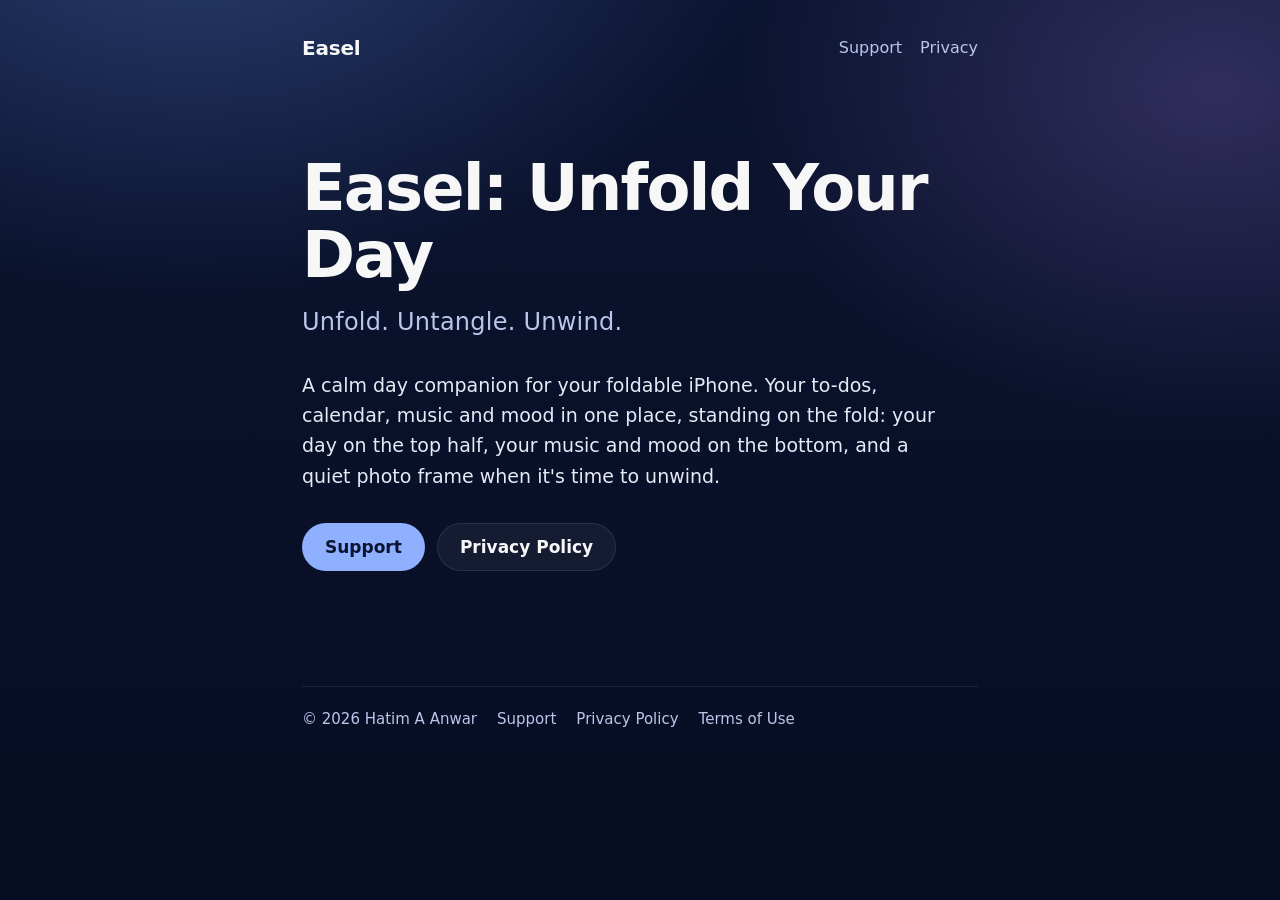
<file: index.html>
<!doctype html>
<html lang="en">
<head>
  <meta charset="utf-8">
  <meta name="viewport" content="width=device-width, initial-scale=1">
  <title>Easel: Unfold Your Day</title>
  <meta name="description" content="Easel is a calm day companion for your foldable iPhone: your to-dos, calendar, music and mood in one place.">
  <meta name="theme-color" content="#0b1430">
  <link rel="stylesheet" href="style.css?v=2">
</head>
<body>
  <div class="wrap">
    <header class="top">
      <a class="brand" href="./">Easel</a>
      <nav class="nav" aria-label="Main">
        <a href="support.html">Support</a>
        <a href="privacy.html">Privacy</a>
      </nav>
    </header>

    <main class="hero">
      <h1>Easel: Unfold Your Day</h1>
      <p class="slogan">Unfold. Untangle. Unwind.</p>
      <p class="lead">A calm day companion for your foldable iPhone. Your to-dos, calendar, music and mood in one place, standing on the fold: your day on the top half, your music and mood on the bottom, and a quiet photo frame when it's time to unwind.</p>
      <div class="buttons">
        <a class="button primary" href="support.html">Support</a>
        <a class="button" href="privacy.html">Privacy Policy</a>
      </div>
    </main>

    <footer class="foot">
      <span>&copy; 2026 Hatim A Anwar</span>
      <a href="support.html">Support</a>
      <a href="privacy.html">Privacy Policy</a>
      <a href="https://www.apple.com/legal/internet-services/itunes/dev/stdeula/">Terms of Use</a>
    </footer>
  </div>
</body>
</html>
</file>
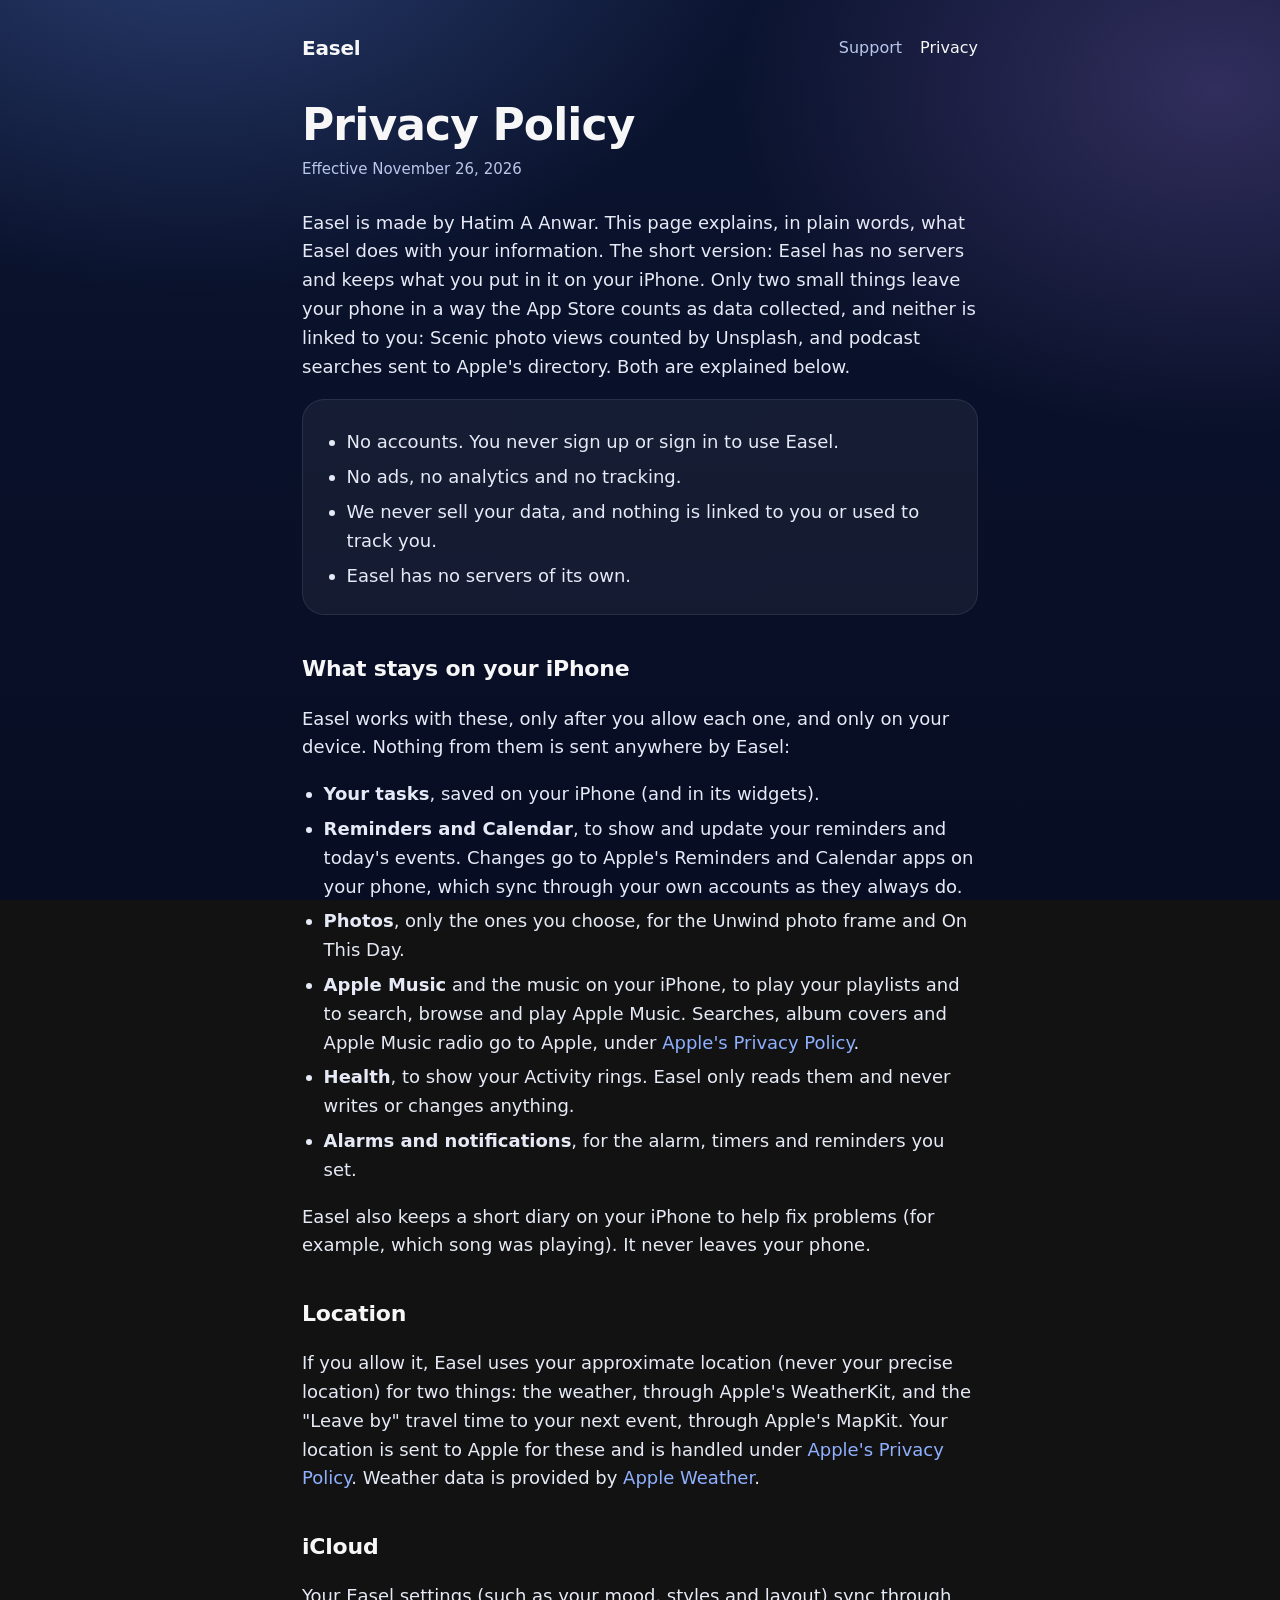
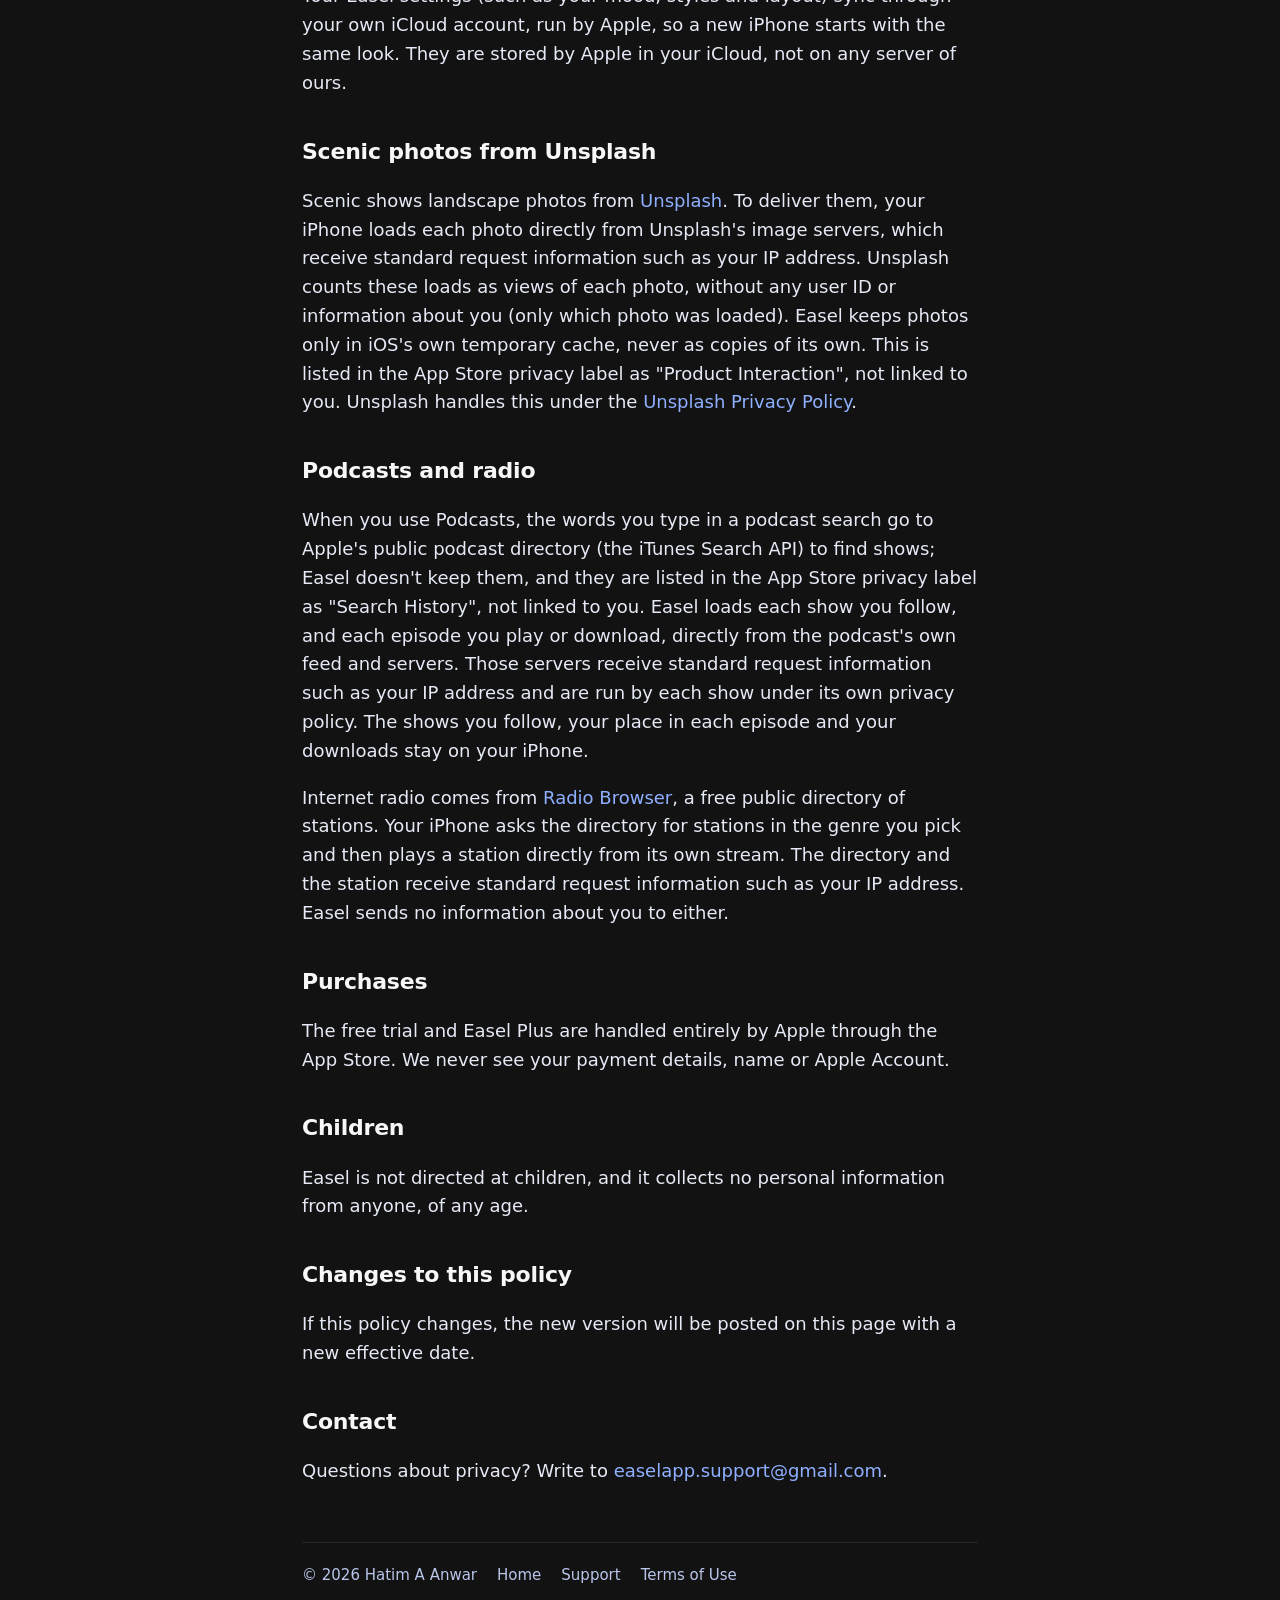
<file: privacy.html>
<!doctype html>
<html lang="en">
<head>
  <meta charset="utf-8">
  <meta name="viewport" content="width=device-width, initial-scale=1">
  <title>Privacy Policy - Easel</title>
  <meta name="description" content="Easel's privacy policy: no accounts, no ads, no tracking. Your data stays on your iPhone.">
  <meta name="theme-color" content="#0b1430">
  <link rel="stylesheet" href="style.css?v=2">
</head>
<body>
  <div class="wrap">
    <header class="top">
      <a class="brand" href="./">Easel</a>
      <nav class="nav" aria-label="Main">
        <a href="support.html">Support</a>
        <a href="privacy.html" aria-current="page">Privacy</a>
      </nav>
    </header>

    <main>
      <h1 class="page">Privacy Policy</h1>
      <p class="meta">Effective November 26, 2026</p>

      <p>Easel is made by Hatim A Anwar. This page explains, in plain words, what Easel does with your information. The short version: Easel has no servers and keeps what you put in it on your iPhone. Only two small things leave your phone in a way the App Store counts as data collected, and neither is linked to you: Scenic photo views counted by Unsplash, and podcast searches sent to Apple's directory. Both are explained below.</p>

      <div class="card">
        <ul>
          <li>No accounts. You never sign up or sign in to use Easel.</li>
          <li>No ads, no analytics and no tracking.</li>
          <li>We never sell your data, and nothing is linked to you or used to track you.</li>
          <li>Easel has no servers of its own.</li>
        </ul>
      </div>

      <h2>What stays on your iPhone</h2>
      <p>Easel works with these, only after you allow each one, and only on your device. Nothing from them is sent anywhere by Easel:</p>
      <ul>
        <li><strong>Your tasks</strong>, saved on your iPhone (and in its widgets).</li>
        <li><strong>Reminders and Calendar</strong>, to show and update your reminders and today's events. Changes go to Apple's Reminders and Calendar apps on your phone, which sync through your own accounts as they always do.</li>
        <li><strong>Photos</strong>, only the ones you choose, for the Unwind photo frame and On This Day.</li>
        <li><strong>Apple Music</strong> and the music on your iPhone, to play your playlists and to search, browse and play Apple Music. Searches, album covers and Apple Music radio go to Apple, under <a href="https://www.apple.com/legal/privacy/">Apple's Privacy Policy</a>.</li>
        <li><strong>Health</strong>, to show your Activity rings. Easel only reads them and never writes or changes anything.</li>
        <li><strong>Alarms and notifications</strong>, for the alarm, timers and reminders you set.</li>
      </ul>
      <p>Easel also keeps a short diary on your iPhone to help fix problems (for example, which song was playing). It never leaves your phone.</p>

      <h2>Location</h2>
      <p>If you allow it, Easel uses your approximate location (never your precise location) for two things: the weather, through Apple's WeatherKit, and the "Leave by" travel time to your next event, through Apple's MapKit. Your location is sent to Apple for these and is handled under <a href="https://www.apple.com/legal/privacy/">Apple's Privacy Policy</a>. Weather data is provided by <a href="https://weatherkit.apple.com/legal-attribution.html">Apple Weather</a>.</p>

      <h2>iCloud</h2>
      <p>Your Easel settings (such as your mood, styles and layout) sync through your own iCloud account, run by Apple, so a new iPhone starts with the same look. They are stored by Apple in your iCloud, not on any server of ours.</p>

      <h2>Scenic photos from Unsplash</h2>
      <p>Scenic shows landscape photos from <a href="https://unsplash.com/?utm_source=easel&amp;utm_medium=referral">Unsplash</a>. To deliver them, your iPhone loads each photo directly from Unsplash's image servers, which receive standard request information such as your IP address. Unsplash counts these loads as views of each photo, without any user ID or information about you (only which photo was loaded). Easel keeps photos only in iOS's own temporary cache, never as copies of its own. This is listed in the App Store privacy label as "Product Interaction", not linked to you. Unsplash handles this under the <a href="https://unsplash.com/privacy">Unsplash Privacy Policy</a>.</p>

      <h2>Podcasts and radio</h2>
      <p>When you use Podcasts, the words you type in a podcast search go to Apple's public podcast directory (the iTunes Search API) to find shows; Easel doesn't keep them, and they are listed in the App Store privacy label as "Search History", not linked to you. Easel loads each show you follow, and each episode you play or download, directly from the podcast's own feed and servers. Those servers receive standard request information such as your IP address and are run by each show under its own privacy policy. The shows you follow, your place in each episode and your downloads stay on your iPhone.</p>
      <p>Internet radio comes from <a href="https://www.radio-browser.info">Radio Browser</a>, a free public directory of stations. Your iPhone asks the directory for stations in the genre you pick and then plays a station directly from its own stream. The directory and the station receive standard request information such as your IP address. Easel sends no information about you to either.</p>

      <h2>Purchases</h2>
      <p>The free trial and Easel Plus are handled entirely by Apple through the App Store. We never see your payment details, name or Apple Account.</p>

      <h2>Children</h2>
      <p>Easel is not directed at children, and it collects no personal information from anyone, of any age.</p>

      <h2>Changes to this policy</h2>
      <p>If this policy changes, the new version will be posted on this page with a new effective date.</p>

      <h2>Contact</h2>
      <p>Questions about privacy? Write to <a href="mailto:easelapp.support@gmail.com">easelapp.support@gmail.com</a>.</p>
    </main>

    <footer class="foot">
      <span>&copy; 2026 Hatim A Anwar</span>
      <a href="./">Home</a>
      <a href="support.html">Support</a>
      <a href="https://www.apple.com/legal/internet-services/itunes/dev/stdeula/">Terms of Use</a>
    </footer>
  </div>
</body>
</html>
</file>
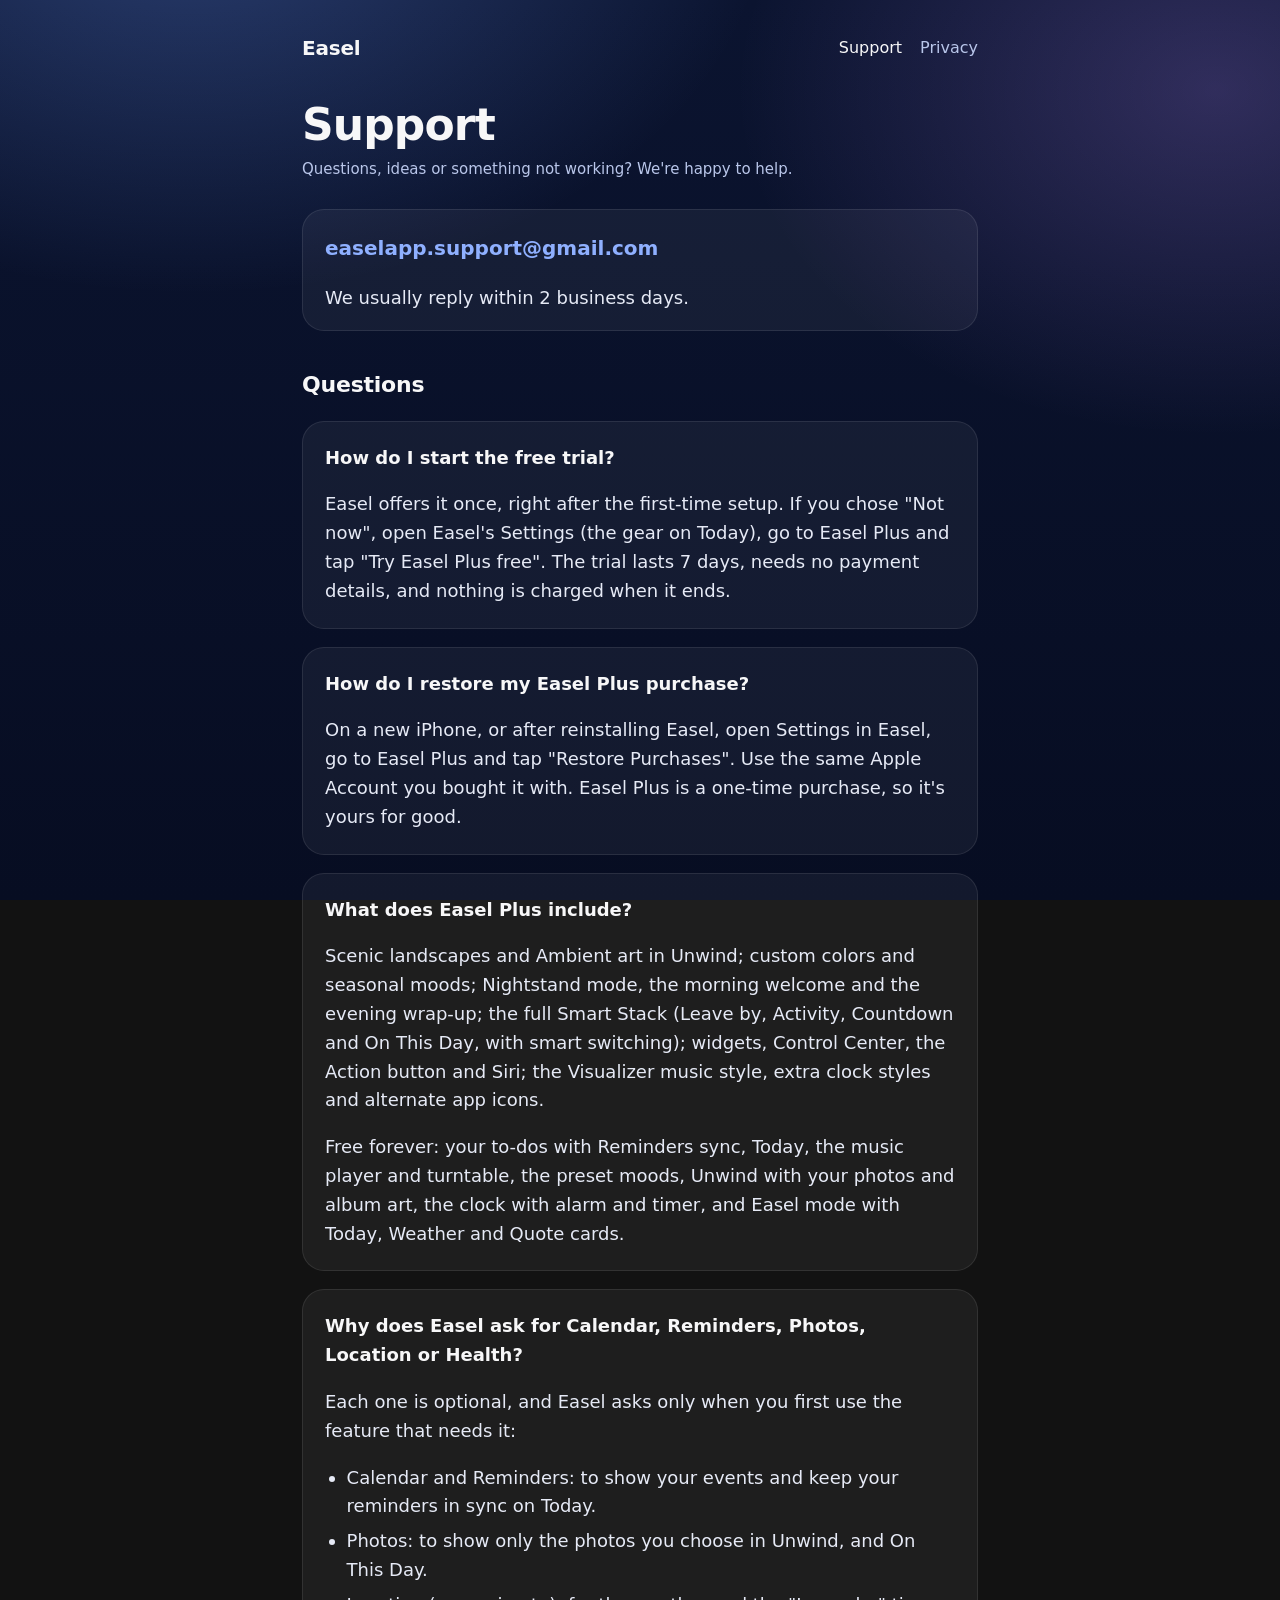
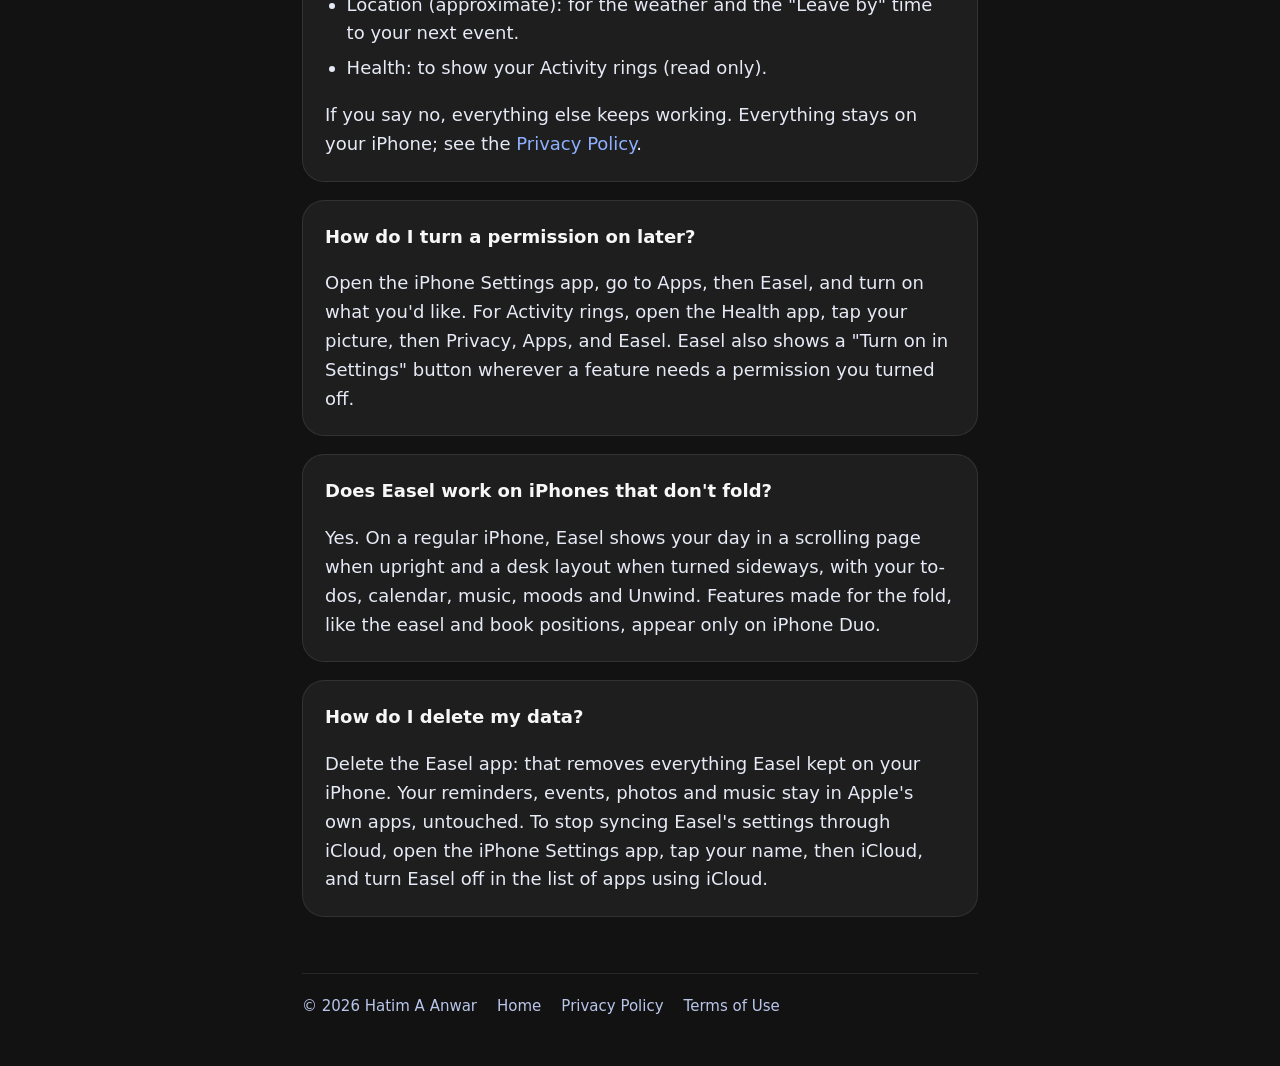
<file: support.html>
<!doctype html>
<html lang="en">
<head>
  <meta charset="utf-8">
  <meta name="viewport" content="width=device-width, initial-scale=1">
  <title>Support - Easel</title>
  <meta name="description" content="Help with Easel: contact, the free trial, restoring Easel Plus, permissions and more.">
  <meta name="theme-color" content="#0b1430">
  <link rel="stylesheet" href="style.css?v=2">
</head>
<body>
  <div class="wrap">
    <header class="top">
      <a class="brand" href="./">Easel</a>
      <nav class="nav" aria-label="Main">
        <a href="support.html" aria-current="page">Support</a>
        <a href="privacy.html">Privacy</a>
      </nav>
    </header>

    <main>
      <h1 class="page">Support</h1>
      <p class="meta">Questions, ideas or something not working? We're happy to help.</p>

      <div class="card">
        <p class="contact"><a href="mailto:easelapp.support@gmail.com">easelapp.support@gmail.com</a></p>
        <p>We usually reply within 2 business days.</p>
      </div>

      <section class="faq" aria-label="Frequently asked questions">
        <h2>Questions</h2>

        <div class="card">
          <h3>How do I start the free trial?</h3>
          <p>Easel offers it once, right after the first-time setup. If you chose "Not now", open Easel's Settings (the gear on Today), go to Easel Plus and tap "Try Easel Plus free". The trial lasts 7 days, needs no payment details, and nothing is charged when it ends.</p>
        </div>

        <div class="card">
          <h3>How do I restore my Easel Plus purchase?</h3>
          <p>On a new iPhone, or after reinstalling Easel, open Settings in Easel, go to Easel Plus and tap "Restore Purchases". Use the same Apple Account you bought it with. Easel Plus is a one-time purchase, so it's yours for good.</p>
        </div>

        <div class="card">
          <h3>What does Easel Plus include?</h3>
          <p>Scenic landscapes and Ambient art in Unwind; custom colors and seasonal moods; Nightstand mode, the morning welcome and the evening wrap-up; the full Smart Stack (Leave by, Activity, Countdown and On This Day, with smart switching); widgets, Control Center, the Action button and Siri; the Visualizer music style, extra clock styles and alternate app icons.</p>
          <p>Free forever: your to-dos with Reminders sync, Today, the music player and turntable, the preset moods, Unwind with your photos and album art, the clock with alarm and timer, and Easel mode with Today, Weather and Quote cards.</p>
        </div>

        <div class="card">
          <h3>Why does Easel ask for Calendar, Reminders, Photos, Location or Health?</h3>
          <p>Each one is optional, and Easel asks only when you first use the feature that needs it:</p>
          <ul>
            <li>Calendar and Reminders: to show your events and keep your reminders in sync on Today.</li>
            <li>Photos: to show only the photos you choose in Unwind, and On This Day.</li>
            <li>Location (approximate): for the weather and the "Leave by" time to your next event.</li>
            <li>Health: to show your Activity rings (read only).</li>
          </ul>
          <p>If you say no, everything else keeps working. Everything stays on your iPhone; see the <a href="privacy.html">Privacy Policy</a>.</p>
        </div>

        <div class="card">
          <h3>How do I turn a permission on later?</h3>
          <p>Open the iPhone Settings app, go to Apps, then Easel, and turn on what you'd like. For Activity rings, open the Health app, tap your picture, then Privacy, Apps, and Easel. Easel also shows a "Turn on in Settings" button wherever a feature needs a permission you turned off.</p>
        </div>

        <div class="card">
          <h3>Does Easel work on iPhones that don't fold?</h3>
          <p>Yes. On a regular iPhone, Easel shows your day in a scrolling page when upright and a desk layout when turned sideways, with your to-dos, calendar, music, moods and Unwind. Features made for the fold, like the easel and book positions, appear only on iPhone Duo.</p>
        </div>

        <div class="card">
          <h3>How do I delete my data?</h3>
          <p>Delete the Easel app: that removes everything Easel kept on your iPhone. Your reminders, events, photos and music stay in Apple's own apps, untouched. To stop syncing Easel's settings through iCloud, open the iPhone Settings app, tap your name, then iCloud, and turn Easel off in the list of apps using iCloud.</p>
        </div>
      </section>
    </main>

    <footer class="foot">
      <span>&copy; 2026 Hatim A Anwar</span>
      <a href="./">Home</a>
      <a href="privacy.html">Privacy Policy</a>
      <a href="https://www.apple.com/legal/internet-services/itunes/dev/stdeula/">Terms of Use</a>
    </footer>
  </div>
</body>
</html>
</file>
<file: style.css>
/* Easel's website: calm, dark, a soft mood-color glow, the system rounded font. */
:root {
  --bg: #0b1430;
  --bg-deep: #070d22;
  --panel: rgba(255, 255, 255, 0.05);
  --line: rgba(255, 255, 255, 0.09);
  --text: #f7f7f8;
  --muted: #b9c6ea;
  --accent: #8fb0ff;
  --glow-a: rgba(110, 155, 255, 0.30);
  --glow-b: rgba(185, 139, 255, 0.22);
  --radius: 22px;
  color-scheme: dark;
}

* { box-sizing: border-box; }

html { -webkit-text-size-adjust: 100%; }

body {
  margin: 0;
  min-height: 100vh;
  background:
    radial-gradient(60rem 40rem at 15% -10%, var(--glow-a), transparent 60%),
    radial-gradient(50rem 36rem at 95% 10%, var(--glow-b), transparent 60%),
    linear-gradient(180deg, var(--bg) 0%, var(--bg-deep) 100%);
  background-attachment: fixed;
  color: var(--text);
  font-family: ui-rounded, "SF Pro Rounded", -apple-system, BlinkMacSystemFont, system-ui, "Helvetica Neue", sans-serif;
  font-size: 18px;
  line-height: 1.6;
  -webkit-font-smoothing: antialiased;
}

a { color: var(--accent); text-decoration: none; }
a:hover, a:focus-visible { text-decoration: underline; text-underline-offset: 3px; }
a:focus-visible { outline: 2px solid var(--accent); outline-offset: 3px; border-radius: 6px; }

.wrap {
  max-width: 720px;
  margin: 0 auto;
  padding: 32px 22px 48px;
}

/* Top bar */
.top {
  display: flex;
  align-items: center;
  justify-content: space-between;
  gap: 16px;
  padding-bottom: 8px;
}
.brand {
  color: var(--text);
  font-weight: 700;
  font-size: 20px;
  letter-spacing: -0.01em;
}
.brand:hover { text-decoration: none; }
.nav { display: flex; gap: 18px; font-size: 16px; }
.nav a { color: var(--muted); }
.nav a[aria-current="page"] { color: var(--text); }

/* Home */
.hero {
  min-height: 62vh;
  display: flex;
  flex-direction: column;
  justify-content: center;
  padding: 48px 0 24px;
}
.hero h1 {
  font-size: clamp(40px, 9vw, 64px);
  line-height: 1.05;
  letter-spacing: -0.03em;
  margin: 0 0 14px;
}
.slogan {
  color: var(--muted);
  font-size: clamp(19px, 4.4vw, 24px);
  letter-spacing: 0.01em;
  margin: 0 0 28px;
}
.lead { font-size: 19px; max-width: 34em; margin: 0 0 32px; }
.buttons { display: flex; flex-wrap: wrap; gap: 12px; }
.button {
  display: inline-flex;
  align-items: center;
  min-height: 48px;
  padding: 0 22px;
  border-radius: 999px;
  background: var(--panel);
  border: 1px solid var(--line);
  color: var(--text);
  font-weight: 600;
  font-size: 17px;
}
.button.primary { background: var(--accent); color: #0b1430; border-color: transparent; }
.button:hover { text-decoration: none; filter: brightness(1.08); }

/* Text pages */
h1.page { font-size: clamp(32px, 7vw, 44px); letter-spacing: -0.02em; line-height: 1.15; margin: 28px 0 6px; }
.meta { color: var(--muted); font-size: 15px; margin: 0 0 28px; }
h2 { font-size: 22px; letter-spacing: -0.01em; margin: 36px 0 8px; }
h3 { font-size: 18px; margin: 0 0 6px; }
p, li { color: #e6eaf6; }
ul { padding-left: 1.2em; }
li { margin: 6px 0; }

.card {
  background: var(--panel);
  border: 1px solid var(--line);
  border-radius: var(--radius);
  padding: 22px 22px 18px;
  margin: 18px 0;
}
.contact { font-size: clamp(15px, 4.6vw, 20px); font-weight: 600; white-space: nowrap; }

.faq .card p:last-child { margin-bottom: 4px; }

/* Footer */
.foot {
  margin-top: 56px;
  padding-top: 20px;
  border-top: 1px solid var(--line);
  color: var(--muted);
  font-size: 15px;
  display: flex;
  flex-wrap: wrap;
  gap: 8px 20px;
}
.foot a { color: var(--muted); }

@media (max-width: 420px) {
  body { font-size: 17px; }
  .wrap { padding: 24px 18px 40px; }
  .nav { gap: 14px; font-size: 15px; }
}

@media (prefers-reduced-motion: no-preference) {
  .hero > * { animation: rise 0.9s ease both; }
  .hero > *:nth-child(2) { animation-delay: 0.12s; }
  .hero > *:nth-child(3) { animation-delay: 0.24s; }
  .hero > *:nth-child(4) { animation-delay: 0.36s; }
}
@keyframes rise { from { opacity: 0; transform: translateY(10px); } to { opacity: 1; transform: none; } }

.card > :first-child { margin-top: 0; }
.card > :last-child { margin-bottom: 0; }
</file>
